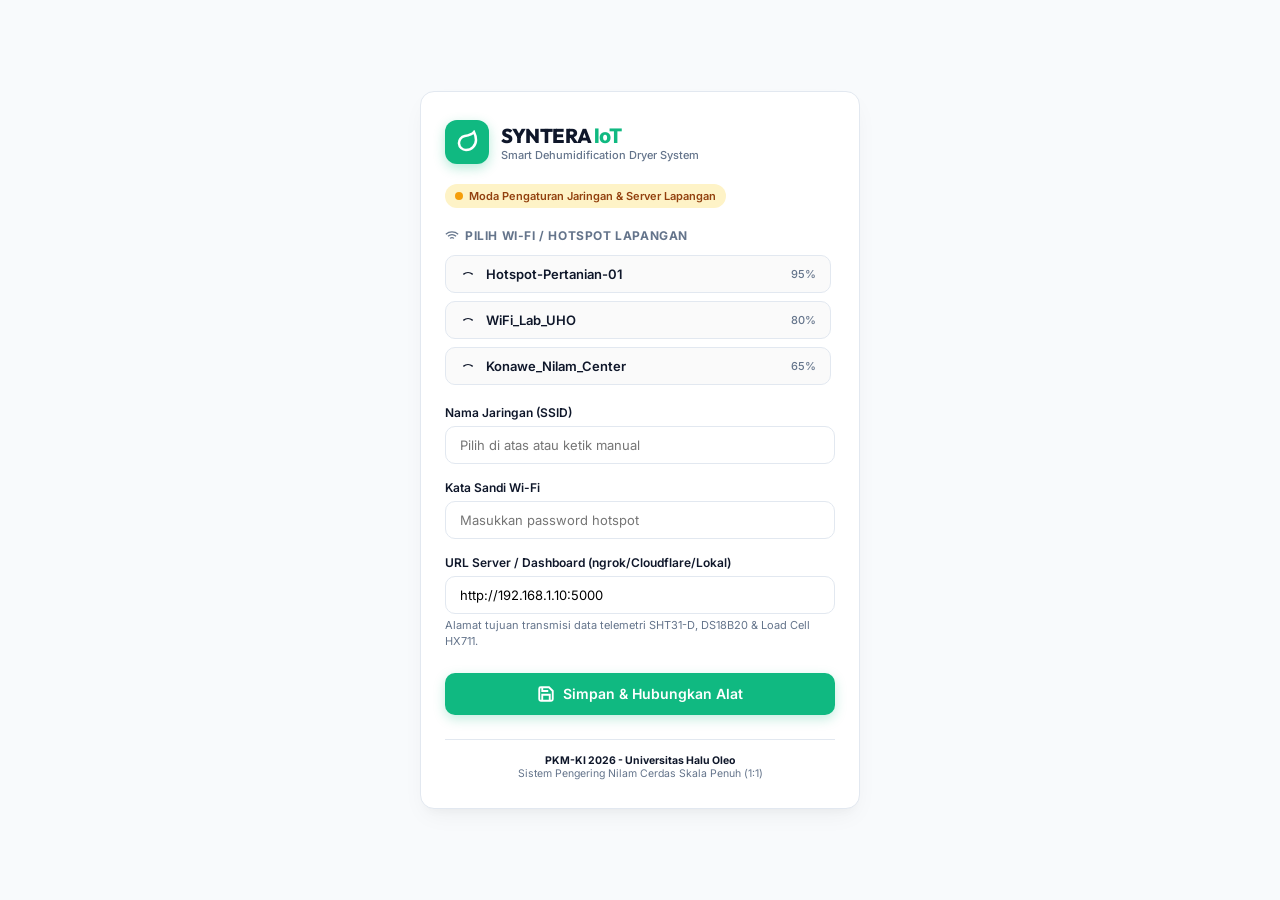
<file: captive_portal.html>
<!DOCTYPE html>
<html lang="id">
<head>
  <meta charset="UTF-8">
  <meta name="viewport" content="width=device-width, initial-scale=1.0">
  <title>SYNTERA IoT - Konfigurasi Jaringan & Server</title>
  <link rel="preconnect" href="https://fonts.googleapis.com">
  <link rel="preconnect" href="https://fonts.gstatic.com" crossorigin>
  <link href="https://fonts.googleapis.com/css2?family=Inter:wght@400;500;600;700&family=Outfit:wght@600;700;800&display=swap" rel="stylesheet">
  <style>
    :root {
      --primary: #10b981;
      --primary-dark: #059669;
      --primary-light: #ecfdf5;
      --surface: #ffffff;
      --bg: #f8fafc;
      --border: #e2e8f0;
      --text-main: #0f172a;
      --text-muted: #64748b;
      --danger: #ef4444;
      --amber: #f59e0b;
      --radius: 14px;
      --shadow: 0 10px 25px -5px rgba(0, 0, 0, 0.05), 0 8px 10px -6px rgba(0, 0, 0, 0.03);
    }

    * {
      box-sizing: border-box;
      margin: 0;
      padding: 0;
      font-family: 'Inter', -apple-system, sans-serif;
    }

    body {
      background: var(--bg);
      color: var(--text-main);
      display: flex;
      justify-content: center;
      align-items: center;
      min-height: 100vh;
      padding: 16px;
    }

    .portal-container {
      width: 100%;
      max-width: 440px;
      background: var(--surface);
      border: 1px solid var(--border);
      border-radius: var(--radius);
      box-shadow: var(--shadow);
      padding: 28px 24px;
    }

    /* Header */
    .brand-header {
      display: flex;
      align-items: center;
      gap: 12px;
      margin-bottom: 20px;
    }

    .brand-icon {
      width: 44px;
      height: 44px;
      background: var(--primary);
      border-radius: 12px;
      display: flex;
      align-items: center;
      justify-content: center;
      color: #fff;
      flex-shrink: 0;
      box-shadow: 0 4px 12px rgba(16, 185, 129, 0.3);
    }

    .brand-text h1 {
      font-family: 'Outfit', sans-serif;
      font-size: 20px;
      font-weight: 800;
      letter-spacing: -0.02em;
    }

    .brand-text h1 span {
      color: var(--primary);
    }

    .brand-text p {
      font-size: 11px;
      color: var(--text-muted);
      font-weight: 500;
    }

    .status-badge {
      display: inline-flex;
      align-items: center;
      gap: 6px;
      background: #fef3c7;
      color: #92400e;
      font-size: 11px;
      font-weight: 600;
      padding: 5px 10px;
      border-radius: 20px;
      margin-bottom: 20px;
    }

    .pulse-dot {
      width: 8px;
      height: 8px;
      background: var(--amber);
      border-radius: 50%;
      animation: pulse 1.5s infinite;
    }

    @keyframes pulse {
      0% { opacity: 0.4; }
      50% { opacity: 1; }
      100% { opacity: 0.4; }
    }

    /* Section Headers */
    .section-title {
      font-size: 12px;
      font-weight: 700;
      text-transform: uppercase;
      letter-spacing: 0.05em;
      color: var(--text-muted);
      margin-bottom: 12px;
      display: flex;
      align-items: center;
      gap: 6px;
    }

    /* Wi-Fi Scanner List */
    .wifi-list {
      display: flex;
      flex-direction: column;
      gap: 8px;
      margin-bottom: 20px;
      max-height: 180px;
      overflow-y: auto;
      padding-right: 4px;
    }

    .wifi-item {
      display: flex;
      align-items: center;
      justify-content: space-between;
      padding: 10px 14px;
      border: 1px solid var(--border);
      border-radius: 10px;
      cursor: pointer;
      transition: all 0.15s ease;
      background: #fafafa;
    }

    .wifi-item:hover {
      background: var(--primary-light);
      border-color: var(--primary);
    }

    .wifi-item.selected {
      background: var(--primary-light);
      border-color: var(--primary);
      box-shadow: 0 0 0 1px var(--primary);
    }

    .wifi-name {
      display: flex;
      align-items: center;
      gap: 10px;
      font-size: 13px;
      font-weight: 600;
      color: var(--text-main);
    }

    .wifi-rssi {
      font-size: 11px;
      color: var(--text-muted);
      font-weight: 500;
    }

    /* Form Fields */
    .form-group {
      margin-bottom: 16px;
    }

    .form-label {
      display: block;
      font-size: 12px;
      font-weight: 600;
      color: var(--text-main);
      margin-bottom: 6px;
    }

    .form-control {
      width: 100%;
      padding: 10px 14px;
      font-size: 13px;
      border: 1.5px solid var(--border);
      border-radius: 10px;
      outline: none;
      transition: border-color 0.15s ease;
      background: #fff;
    }

    .form-control:focus {
      border-color: var(--primary);
      box-shadow: 0 0 0 3px rgba(16, 185, 129, 0.12);
    }

    .form-helper {
      font-size: 11px;
      color: var(--text-muted);
      margin-top: 4px;
      line-height: 1.4;
    }

    /* Submit Button */
    .btn-submit {
      width: 100%;
      background: var(--primary);
      color: #fff;
      border: none;
      border-radius: 10px;
      padding: 12px;
      font-size: 14px;
      font-weight: 600;
      cursor: pointer;
      display: flex;
      align-items: center;
      justify-content: center;
      gap: 8px;
      transition: background 0.15s ease, transform 0.05s;
      margin-top: 24px;
      box-shadow: 0 4px 12px rgba(16, 185, 129, 0.25);
    }

    .btn-submit:hover {
      background: var(--primary-dark);
    }

    .btn-submit:active {
      transform: scale(0.98);
    }

    /* Footer */
    .portal-footer {
      text-align: center;
      font-size: 10.5px;
      color: var(--text-muted);
      margin-top: 24px;
      border-top: 1px solid var(--border);
      padding-top: 14px;
    }

    .portal-footer strong {
      color: var(--text-main);
    }
  </style>
</head>
<body>

  <div class="portal-container">
    <!-- Header -->
    <div class="brand-header">
      <div class="brand-icon">
        <svg width="24" height="24" viewBox="0 0 24 24" fill="none" stroke="currentColor" stroke-width="2.5">
          <path d="M11 20A7 7 0 0 1 9.8 6.1C15.5 5 17 4.48 19 2c1 2 2 4.18 2 8 0 5.5-4.5 10-10 10z" />
        </svg>
      </div>
      <div class="brand-text">
        <h1>SYNTERA <span>IoT</span></h1>
        <p>Smart Dehumidification Dryer System</p>
      </div>
    </div>

    <!-- Mode Banner -->
    <div class="status-badge">
      <span class="pulse-dot"></span>
      Moda Pengaturan Jaringan & Server Lapangan
    </div>

    <!-- Form Konfigurasi -->
    <!-- Action /wifisave adalah endpoint standar untuk form submission di ESP32 -->
    <form action="/wifisave" method="POST">
      
      <!-- List Wi-Fi Terdeteksi -->
      <div class="section-title">
        <svg width="14" height="14" viewBox="0 0 24 24" fill="none" stroke="currentColor" stroke-width="2">
          <path d="M5 12.55a11 11 0 0 1 14.08 0"></path>
          <path d="M1.42 9a16 16 0 0 1 21.16 0"></path>
          <path d="M8.53 16.11a6 6 0 0 1 6.95 0"></path>
          <line x1="12" y1="20" x2="12.01" y2="20"></line>
        </svg>
        Pilih Wi-Fi / Hotspot Lapangan
      </div>

      <div class="wifi-list" id="wifiList">
        <div class="wifi-item" onclick="selectWifi('Hotspot-Pertanian-01')">
          <span class="wifi-name">
            <svg width="16" height="16" viewBox="0 0 24 24" fill="none" stroke="currentColor" stroke-width="2"><path d="M5 12.55a11 11 0 0 1 14.08 0"/></svg>
            Hotspot-Pertanian-01
          </span>
          <span class="wifi-rssi">95%</span>
        </div>
        <div class="wifi-item" onclick="selectWifi('WiFi_Lab_UHO')">
          <span class="wifi-name">
            <svg width="16" height="16" viewBox="0 0 24 24" fill="none" stroke="currentColor" stroke-width="2"><path d="M5 12.55a11 11 0 0 1 14.08 0"/></svg>
            WiFi_Lab_UHO
          </span>
          <span class="wifi-rssi">80%</span>
        </div>
        <div class="wifi-item" onclick="selectWifi('Konawe_Nilam_Center')">
          <span class="wifi-name">
            <svg width="16" height="16" viewBox="0 0 24 24" fill="none" stroke="currentColor" stroke-width="2"><path d="M5 12.55a11 11 0 0 1 14.08 0"/></svg>
            Konawe_Nilam_Center
          </span>
          <span class="wifi-rssi">65%</span>
        </div>
      </div>

      <!-- Input SSID -->
      <div class="form-group">
        <label class="form-label" for="ssid">Nama Jaringan (SSID)</label>
        <input type="text" id="ssid" name="s" class="form-control" placeholder="Pilih di atas atau ketik manual" required>
      </div>

      <!-- Input Password -->
      <div class="form-group">
        <label class="form-label" for="password">Kata Sandi Wi-Fi</label>
        <input type="password" id="password" name="p" class="form-control" placeholder="Masukkan password hotspot">
      </div>

      <!-- Input URL Server Dashboard -->
      <div class="form-group">
        <label class="form-label" for="server_url">URL Server / Dashboard (ngrok/Cloudflare/Lokal)</label>
        <input type="text" id="server_url" name="server" class="form-control" placeholder="https://xxxx.ngrok-free.app atau http://192.168.x.x:5000" value="http://192.168.1.10:5000" required>
        <p class="form-helper">Alamat tujuan transmisi data telemetri SHT31-D, DS18B20 & Load Cell HX711.</p>
      </div>

      <!-- Tombol Simpan -->
      <button type="submit" class="btn-submit">
        <svg width="18" height="18" viewBox="0 0 24 24" fill="none" stroke="currentColor" stroke-width="2.5">
          <path d="M19 21H5a2 2 0 0 1-2-2V5a2 2 0 0 1 2-2h11l5 5v11a2 2 0 0 1-2 2z"></path>
          <polyline points="17 21 17 13 7 13 7 21"></polyline>
          <polyline points="7 3 7 8 15 8"></polyline>
        </svg>
        Simpan & Hubungkan Alat
      </button>
    </form>

    <!-- Footer -->
    <div class="portal-footer">
      <strong>PKM-KI 2026 - Universitas Halu Oleo</strong><br>
      Sistem Pengering Nilam Cerdas Skala Penuh (1:1)
    </div>
  </div>

  <script>
    function selectWifi(ssid) {
      document.getElementById('ssid').value = ssid;
      const items = document.querySelectorAll('.wifi-item');
      items.forEach(el => el.classList.remove('selected'));
      event.currentTarget.classList.add('selected');
      document.getElementById('password').focus();
    }
  </script>
</body>
</html>
</file>
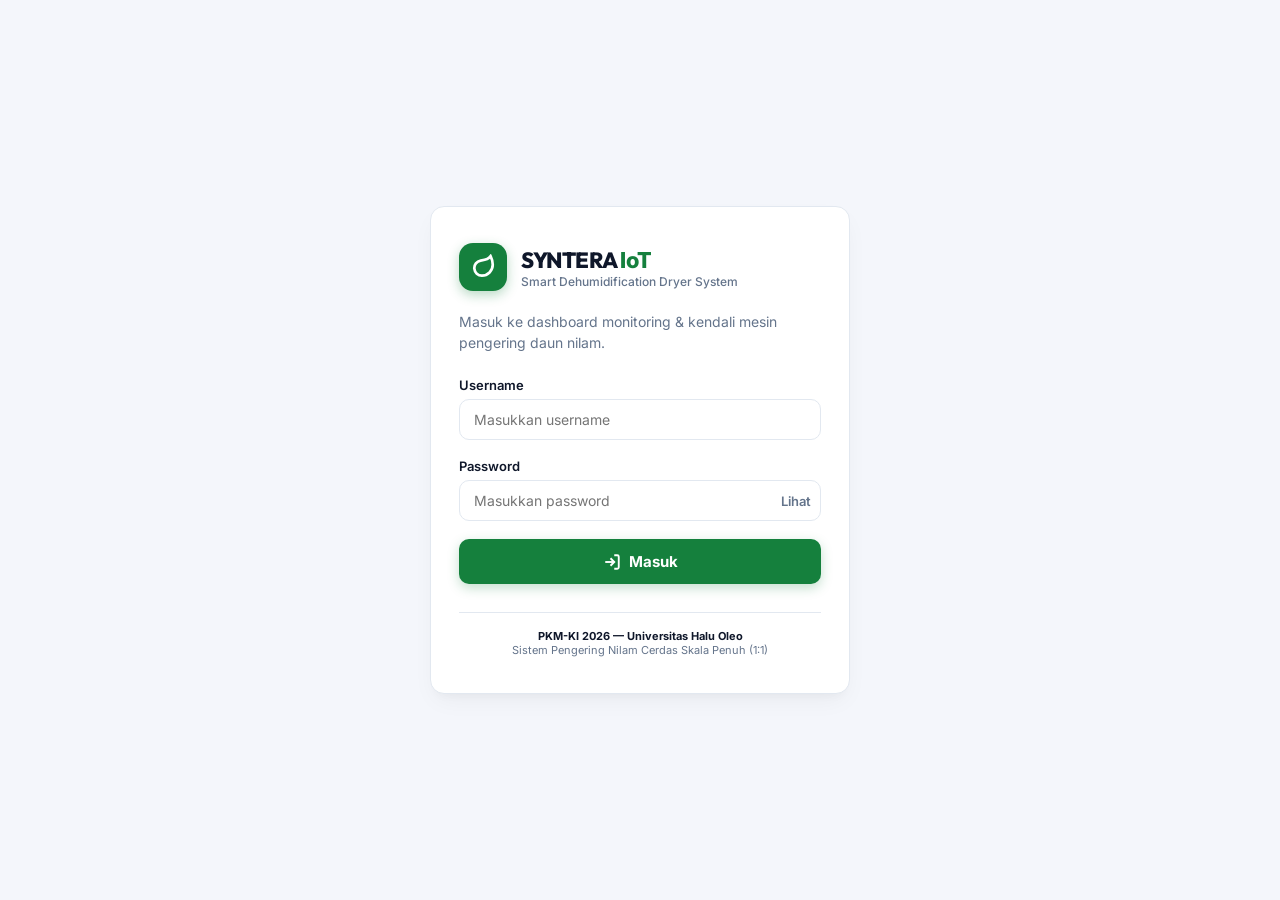
<file: login.html>
<!DOCTYPE html>
<html lang="id">
<head>
  <meta charset="UTF-8">
  <meta name="viewport" content="width=device-width, initial-scale=1.0">
  <title>SYNTERA IoT - Login</title>
  <link rel="preconnect" href="https://fonts.googleapis.com">
  <link rel="preconnect" href="https://fonts.gstatic.com" crossorigin>
  <link href="https://fonts.googleapis.com/css2?family=Inter:wght@400;500;600;700&family=Outfit:wght@600;700;800&display=swap" rel="stylesheet">
  <style>
    :root {
      --primary: #15803d;
      --primary-dark: #166534;
      --primary-light: #dcfce7;
      --primary-border: #bbf7d0;
      --surface: #ffffff;
      --bg: #f4f6fb;
      --border: #e2e8f0;
      --text-main: #0f172a;
      --text-muted: #64748b;
      --danger: #ef4444;
      --radius: 14px;
      --shadow: 0 10px 25px -5px rgba(0,0,0,0.05), 0 8px 10px -6px rgba(0,0,0,0.03);
    }

    * { box-sizing: border-box; margin: 0; padding: 0; font-family: 'Inter', -apple-system, sans-serif; }

    body {
      background: var(--bg);
      color: var(--text-main);
      display: flex;
      justify-content: center;
      align-items: center;
      min-height: 100vh;
      padding: 16px;
    }

    .login-container {
      width: 100%;
      max-width: 420px;
      background: var(--surface);
      border: 1px solid var(--border);
      border-radius: var(--radius);
      box-shadow: var(--shadow);
      padding: 36px 28px;
    }

    .brand-header {
      display: flex;
      align-items: center;
      gap: 14px;
      margin-bottom: 8px;
    }

    .brand-icon {
      width: 48px;
      height: 48px;
      background: var(--primary);
      border-radius: 14px;
      display: flex;
      align-items: center;
      justify-content: center;
      color: #fff;
      flex-shrink: 0;
      box-shadow: 0 4px 12px rgba(21, 128, 61, 0.3);
    }

    .brand-text h1 {
      font-family: 'Outfit', sans-serif;
      font-size: 22px;
      font-weight: 800;
      letter-spacing: -0.02em;
    }

    .brand-text h1 span { color: var(--primary); }

    .brand-text p {
      font-size: 12px;
      color: var(--text-muted);
      font-weight: 500;
    }

    .login-subtitle {
      font-size: 14px;
      color: var(--text-muted);
      margin: 20px 0 24px 0;
      line-height: 1.5;
    }

    .form-group { margin-bottom: 18px; }

    .form-label {
      display: block;
      font-size: 13px;
      font-weight: 600;
      color: var(--text-main);
      margin-bottom: 6px;
    }

    .form-control {
      width: 100%;
      padding: 11px 14px;
      font-size: 14px;
      border: 1.5px solid var(--border);
      border-radius: 10px;
      outline: none;
      transition: border-color 0.15s ease;
      background: #fff;
    }

    .form-control:focus {
      border-color: var(--primary);
      box-shadow: 0 0 0 3px rgba(21, 128, 61, 0.1);
    }

    .btn-login {
      width: 100%;
      background: var(--primary);
      color: #fff;
      border: none;
      border-radius: 10px;
      padding: 13px;
      font-size: 15px;
      font-weight: 700;
      cursor: pointer;
      display: flex;
      align-items: center;
      justify-content: center;
      gap: 8px;
      transition: background 0.15s ease, transform 0.05s;
      margin-top: 6px;
      box-shadow: 0 4px 12px rgba(21, 128, 61, 0.25);
    }

    .btn-login:hover { background: var(--primary-dark); }
    .btn-login:active { transform: scale(0.98); }
    .btn-login:disabled { opacity: 0.6; cursor: not-allowed; }

    .error-msg {
      background: #fef2f2;
      border: 1px solid #fecaca;
      color: #b91c1c;
      font-size: 13px;
      font-weight: 500;
      padding: 10px 14px;
      border-radius: 8px;
      margin-bottom: 16px;
      display: none;
    }

    .error-msg.show { display: block; }

    .login-footer {
      text-align: center;
      font-size: 11px;
      color: var(--text-muted);
      margin-top: 28px;
      border-top: 1px solid var(--border);
      padding-top: 16px;
    }

    .login-footer strong { color: var(--text-main); }
  </style>
</head>
<body>
  <div class="login-container">
    <div class="brand-header">
      <div class="brand-icon">
        <svg width="26" height="26" viewBox="0 0 24 24" fill="none" stroke="currentColor" stroke-width="2.5">
          <path d="M11 20A7 7 0 0 1 9.8 6.1C15.5 5 17 4.48 19 2c1 2 2 4.18 2 8 0 5.5-4.5 10-10 10z" />
        </svg>
      </div>
      <div class="brand-text">
        <h1>SYNTERA <span>IoT</span></h1>
        <p>Smart Dehumidification Dryer System</p>
      </div>
    </div>

    <p class="login-subtitle">Masuk ke dashboard monitoring & kendali mesin pengering daun nilam.</p>

    <div class="error-msg" id="errorMsg"></div>

    <form id="loginForm">
      <div class="form-group">
        <label class="form-label" for="username">Username</label>
        <input type="text" id="username" class="form-control" placeholder="Masukkan username" required autocomplete="username">
      </div>

      <div class="form-group">
        <label class="form-label" for="password">Password</label>
        <div style="position: relative;">
          <input type="password" id="password" class="form-control" placeholder="Masukkan password" required autocomplete="current-password" style="padding-right: 40px;">
          <button type="button" id="togglePasswordBtn" style="position: absolute; right: 10px; top: 50%; transform: translateY(-50%); background: none; border: none; cursor: pointer; color: #64748b; font-size: 13px; font-weight: 600;">Lihat</button>
        </div>
      </div>

      <button type="submit" class="btn-login" id="btnLogin">
        <svg width="18" height="18" viewBox="0 0 24 24" fill="none" stroke="currentColor" stroke-width="2.5">
          <path d="M15 3h4a2 2 0 0 1 2 2v14a2 2 0 0 1-2 2h-4"></path>
          <polyline points="10 17 15 12 10 7"></polyline>
          <line x1="15" y1="12" x2="3" y2="12"></line>
        </svg>
        Masuk
      </button>
    </form>

    <div class="login-footer">
      <strong>PKM-KI 2026 — Universitas Halu Oleo</strong><br>
      Sistem Pengering Nilam Cerdas Skala Penuh (1:1)
    </div>
  </div>

  <script>
    const loginForm = document.getElementById('loginForm');
    const errorMsg = document.getElementById('errorMsg');
    const btnLogin = document.getElementById('btnLogin');
    const passwordInput = document.getElementById('password');
    const togglePasswordBtn = document.getElementById('togglePasswordBtn');

    if (togglePasswordBtn) {
      togglePasswordBtn.addEventListener('click', () => {
        const isPassword = passwordInput.type === 'password';
        passwordInput.type = isPassword ? 'text' : 'password';
        togglePasswordBtn.textContent = isPassword ? 'Sembunyi' : 'Lihat';
      });
    }

    loginForm.addEventListener('submit', async (e) => {
      e.preventDefault();
      errorMsg.classList.remove('show');
      btnLogin.disabled = true;

      const username = document.getElementById('username').value.trim();
      const password = document.getElementById('password').value;

      try {
        const res = await fetch('/api/auth/login', {
          method: 'POST',
          headers: { 'Content-Type': 'application/json' },
          body: JSON.stringify({ username, password })
        });

        const data = await res.json();

        if (res.ok) {
          // Login berhasil, redirect ke halaman daftar alat
          window.location.href = '/devices.html';
        } else {
          errorMsg.textContent = data.error || 'Login gagal.';
          errorMsg.classList.add('show');
        }
      } catch (err) {
        errorMsg.textContent = 'Tidak dapat terhubung ke server.';
        errorMsg.classList.add('show');
      } finally {
        btnLogin.disabled = false;
      }
    });
  </script>
</body>
</html>
</file>
